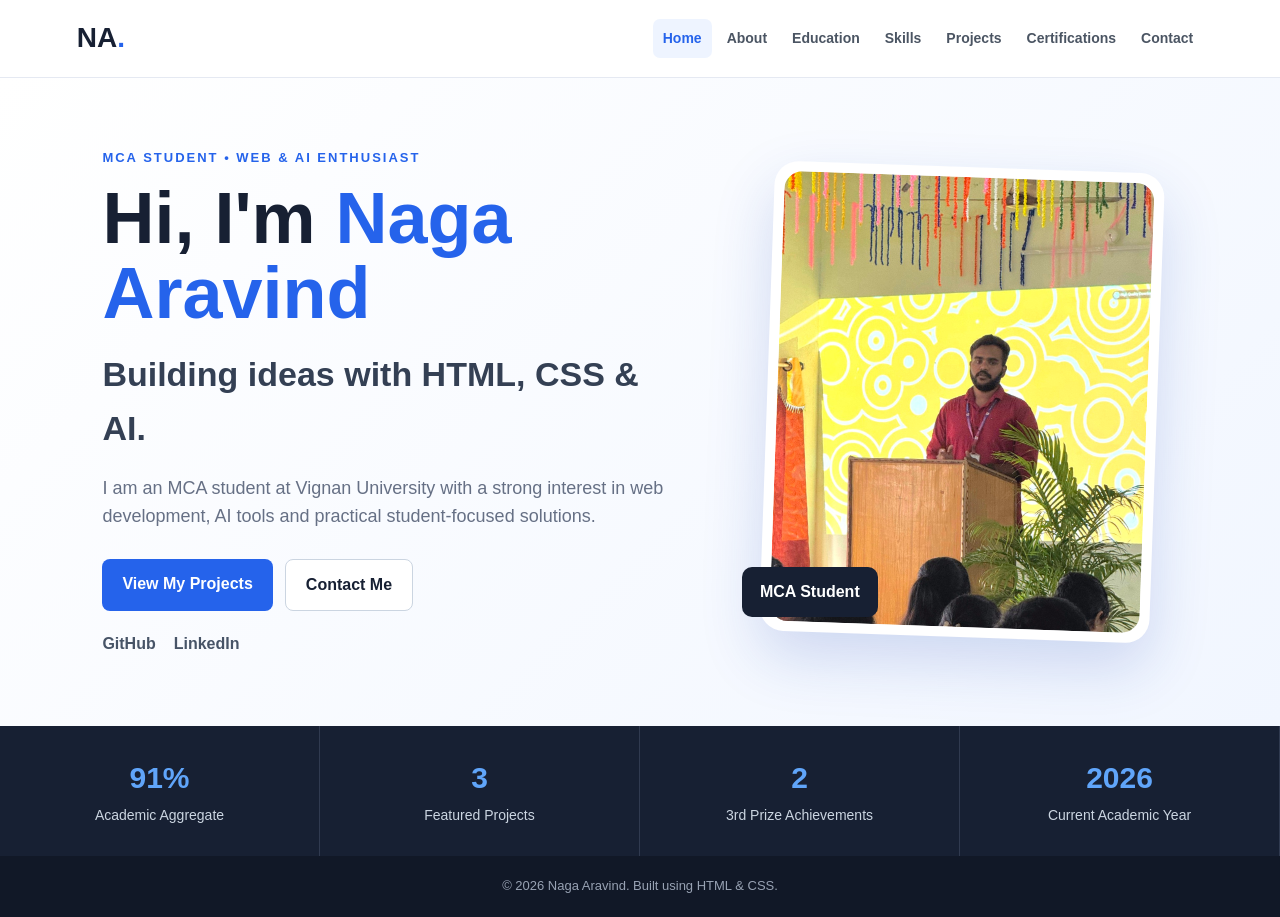
<file: index.html>
<!DOCTYPE html><html lang="en"><head><meta charset="UTF-8"><meta name="viewport" content="width=device-width,initial-scale=1.0"><title>Naga Aravind | Portfolio</title><link rel="stylesheet" href="style.css"></head><body>
<header class="navbar"><div class="logo">NA<span>.</span></div><nav><a class="active" href="index.html">Home</a><a href="about.html">About</a><a href="educational.html">Education</a><a href="skills.html">Skills</a><a href="projects.html">Projects</a><a href="certifications.html">Certifications</a><a href="contact.html">Contact</a></nav></header>
<main class="hero"><section><p class="eyebrow">MCA STUDENT • WEB & AI ENTHUSIAST</p><h1>Hi, I'm <span>Naga Aravind</span></h1><h2>Building ideas with HTML, CSS & AI.</h2><p class="intro">I am an MCA student at Vignan University with a strong interest in web development, AI tools and practical student-focused solutions.</p><div class="buttons"><a class="btn primary" href="projects.html">View My Projects</a><a class="btn secondary" href="contact.html">Contact Me</a></div><div class="quick-links"><a href="https://github.com/aravind-341" target="_blank">GitHub</a><a href="https://linkedin.com/in/nagaaravind21" target="_blank">LinkedIn</a></div></section><section class="hero-image"><div class="photo-frame"><img src="profile.jpg" alt="Naga Aravind presenting at an event"></div><div class="badge">MCA Student</div></section></main>
<section class="highlights"><div><strong>91%</strong><span>Academic Aggregate</span></div><div><strong>3</strong><span>Featured Projects</span></div><div><strong>2</strong><span>3rd Prize Achievements</span></div><div><strong>2026</strong><span>Current Academic Year</span></div></section><footer><p>© 2026 Naga Aravind. Built using HTML & CSS.</p></footer></body></html>
</file>
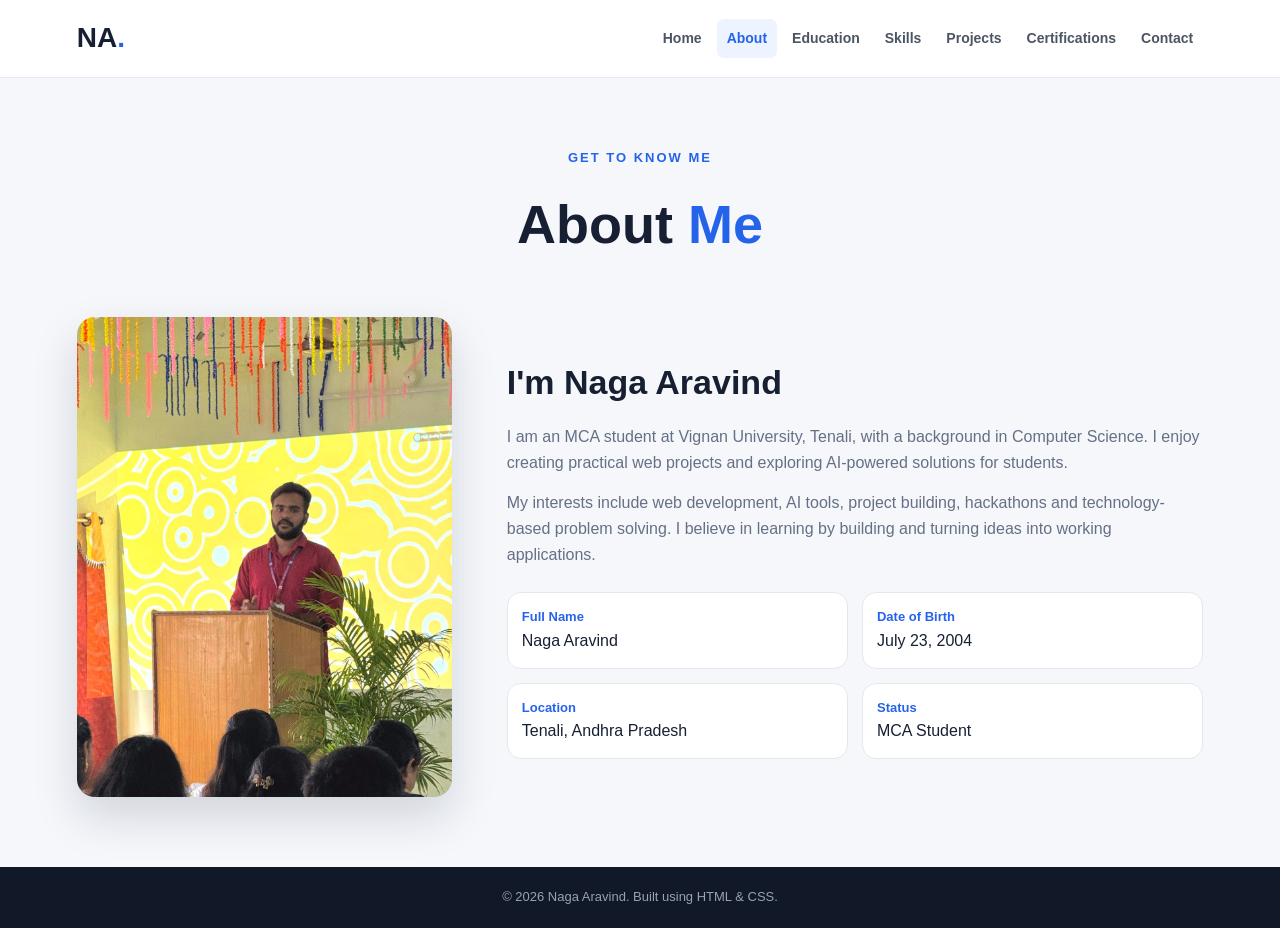
<file: about.html>
<!DOCTYPE html><html lang="en"><head><meta charset="UTF-8"><meta name="viewport" content="width=device-width,initial-scale=1.0"><title>About | Naga Aravind</title><link rel="stylesheet" href="style.css"></head><body><header class="navbar"><div class="logo">NA<span>.</span></div><nav><a href="index.html">Home</a><a class="active" href="about.html">About</a><a href="educational.html">Education</a><a href="skills.html">Skills</a><a href="projects.html">Projects</a><a href="certifications.html">Certifications</a><a href="contact.html">Contact</a></nav></header><main class="page"><div class="page-heading"><p class="eyebrow">GET TO KNOW ME</p><h1>About <span>Me</span></h1></div><section class="about-grid"><div class="about-photo"><img src="profile.jpg" alt="Naga Aravind"></div><div class="about-content"><h2>I'm Naga Aravind</h2><p>I am an MCA student at Vignan University, Tenali, with a background in Computer Science. I enjoy creating practical web projects and exploring AI-powered solutions for students.</p><p>My interests include web development, AI tools, project building, hackathons and technology-based problem solving. I believe in learning by building and turning ideas into working applications.</p><div class="info-grid"><div><b>Full Name</b><span>Naga Aravind</span></div><div><b>Date of Birth</b><span>July 23, 2004</span></div><div><b>Location</b><span>Tenali, Andhra Pradesh</span></div><div><b>Status</b><span>MCA Student</span></div></div></div></section></main><footer><p>© 2026 Naga Aravind. Built using HTML & CSS.</p></footer></body></html>
</file>
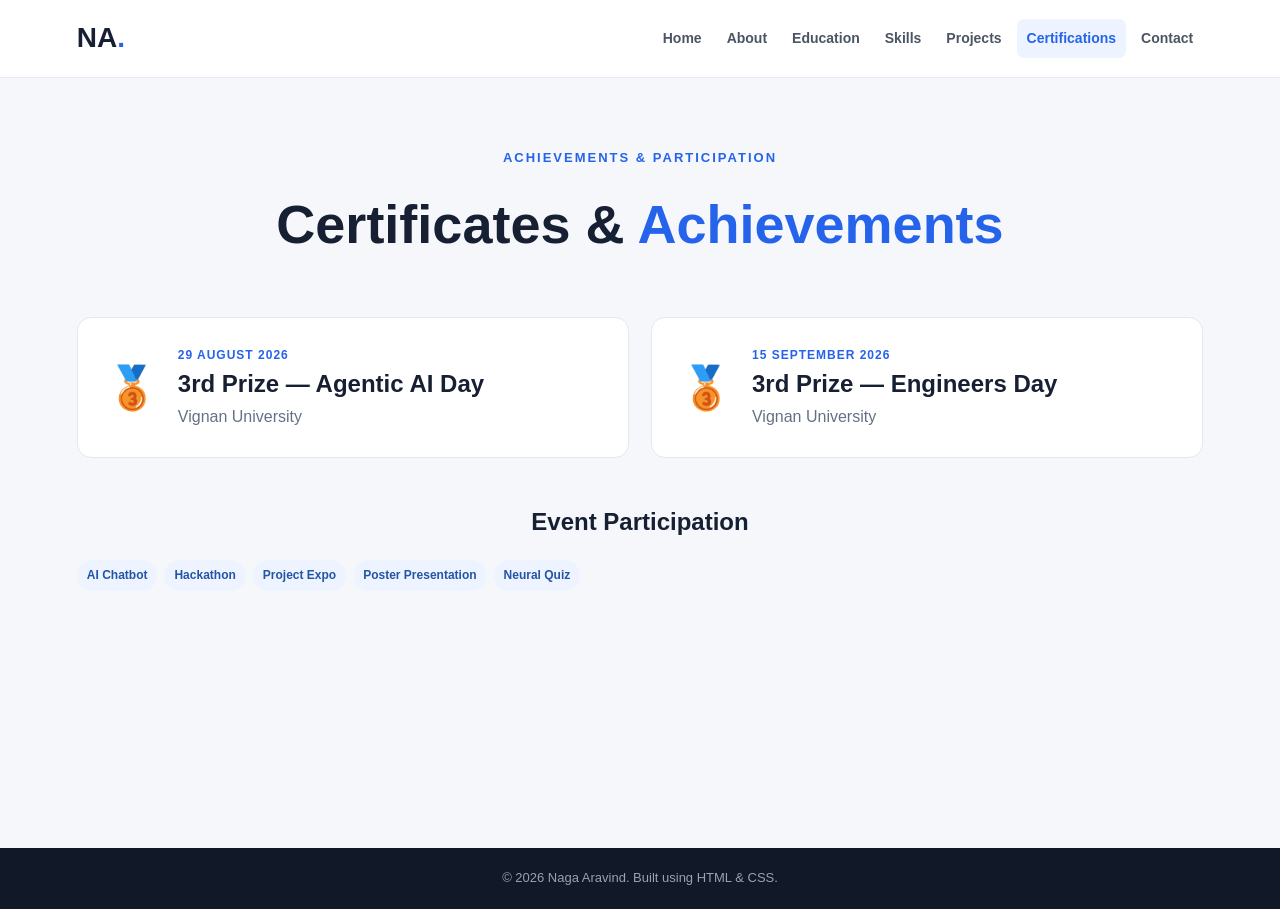
<file: certifications.html>
<!DOCTYPE html><html lang="en"><head><meta charset="UTF-8"><meta name="viewport" content="width=device-width,initial-scale=1.0"><title>Achievements | Naga Aravind</title><link rel="stylesheet" href="style.css"></head><body><header class="navbar"><div class="logo">NA<span>.</span></div><nav><a href="index.html">Home</a><a href="about.html">About</a><a href="educational.html">Education</a><a href="skills.html">Skills</a><a href="projects.html">Projects</a><a class="active" href="certifications.html">Certifications</a><a href="contact.html">Contact</a></nav></header><main class="page"><div class="page-heading"><p class="eyebrow">ACHIEVEMENTS & PARTICIPATION</p><h1>Certificates & <span>Achievements</span></h1></div><section class="achievement-grid"><article class="achievement-card"><div class="trophy">🥉</div><div><p class="date">29 AUGUST 2026</p><h2>3rd Prize — Agentic AI Day</h2><p>Vignan University</p></div></article><article class="achievement-card"><div class="trophy">🥉</div><div><p class="date">15 SEPTEMBER 2026</p><h2>3rd Prize — Engineers Day</h2><p>Vignan University</p></div></article></section><section class="participation"><h2>Event Participation</h2><div class="chips"><span>AI Chatbot</span><span>Hackathon</span><span>Project Expo</span><span>Poster Presentation</span><span>Neural Quiz</span></div></section></main><footer><p>© 2026 Naga Aravind. Built using HTML & CSS.</p></footer></body></html>
</file>
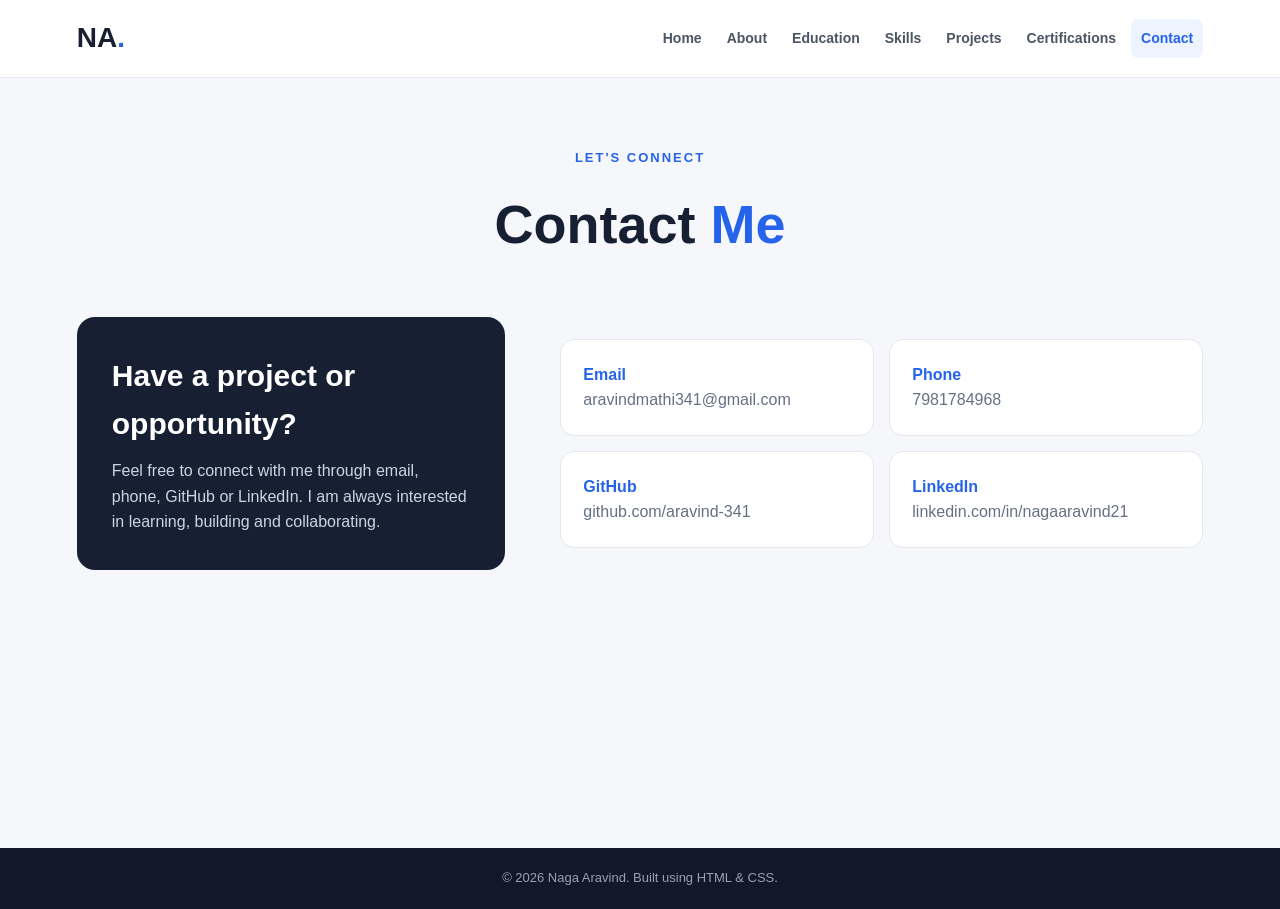
<file: contact.html>
<!DOCTYPE html><html lang="en"><head><meta charset="UTF-8"><meta name="viewport" content="width=device-width,initial-scale=1.0"><title>Contact | Naga Aravind</title><link rel="stylesheet" href="style.css"></head><body><header class="navbar"><div class="logo">NA<span>.</span></div><nav><a href="index.html">Home</a><a href="about.html">About</a><a href="educational.html">Education</a><a href="skills.html">Skills</a><a href="projects.html">Projects</a><a href="certifications.html">Certifications</a><a class="active" href="contact.html">Contact</a></nav></header><main class="page"><div class="page-heading"><p class="eyebrow">LET'S CONNECT</p><h1>Contact <span>Me</span></h1></div><section class="contact-grid"><div class="contact-intro"><h2>Have a project or opportunity?</h2><p>Feel free to connect with me through email, phone, GitHub or LinkedIn. I am always interested in learning, building and collaborating.</p></div><div class="contact-cards"><a href="mailto:aravindmathi341@gmail.com" class="contact-card"><strong>Email</strong><span>aravindmathi341@gmail.com</span></a><a href="tel:7981784968" class="contact-card"><strong>Phone</strong><span>7981784968</span></a><a href="https://github.com/aravind-341" target="_blank" class="contact-card"><strong>GitHub</strong><span>github.com/aravind-341</span></a><a href="https://linkedin.com/in/nagaaravind21" target="_blank" class="contact-card"><strong>LinkedIn</strong><span>linkedin.com/in/nagaaravind21</span></a></div></section></main><footer><p>© 2026 Naga Aravind. Built using HTML & CSS.</p></footer></body></html>
</file>
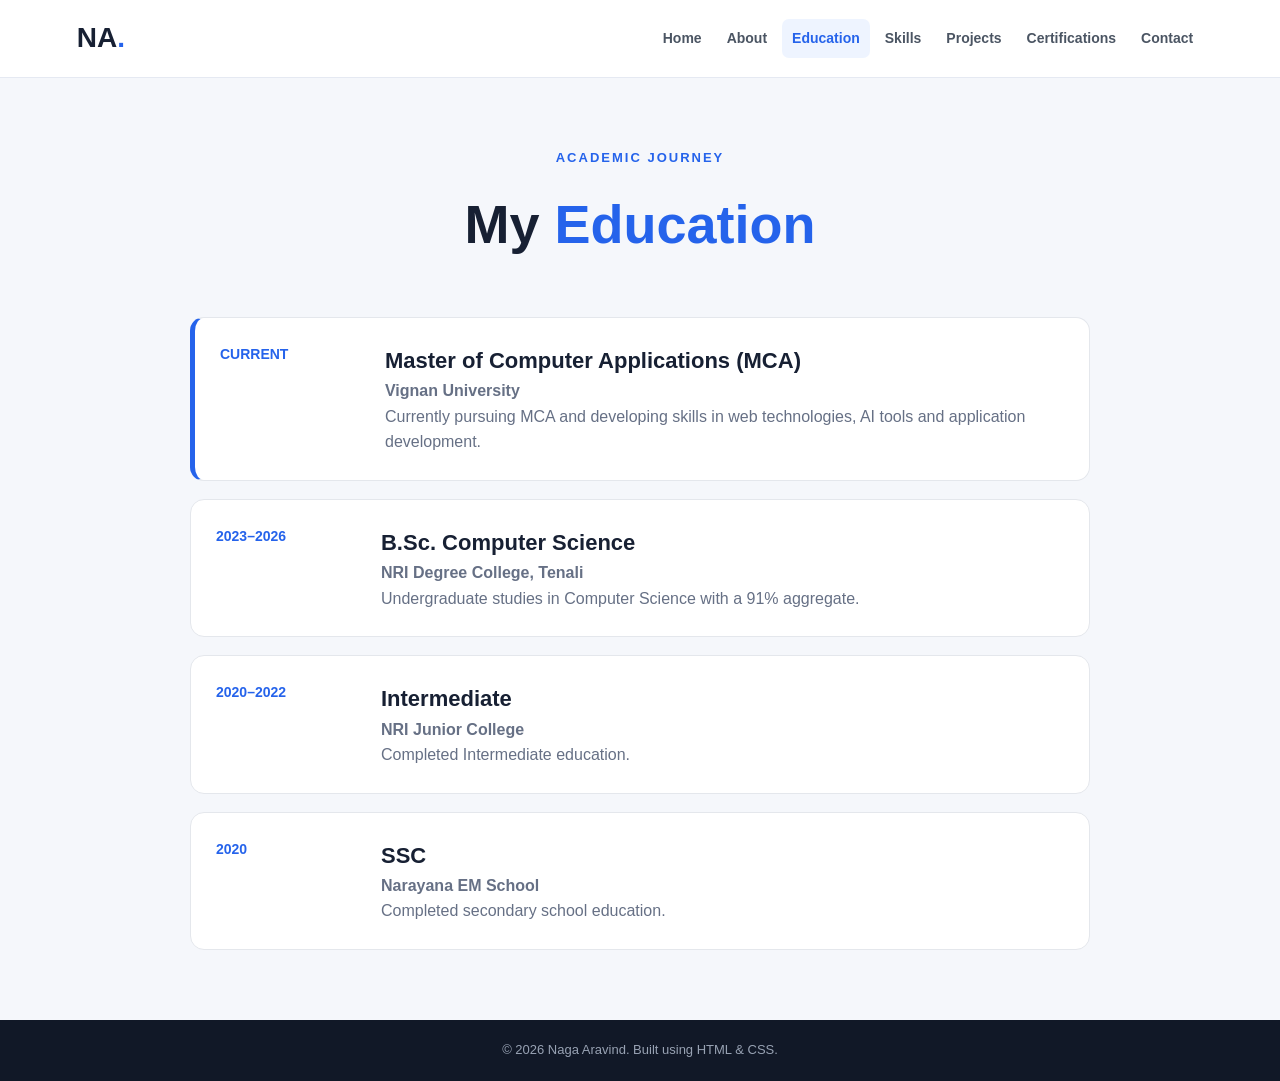
<file: educational.html>
<!DOCTYPE html><html lang="en"><head><meta charset="UTF-8"><meta name="viewport" content="width=device-width,initial-scale=1.0"><title>Education | Naga Aravind</title><link rel="stylesheet" href="style.css"></head><body><header class="navbar"><div class="logo">NA<span>.</span></div><nav><a href="index.html">Home</a><a href="about.html">About</a><a class="active" href="educational.html">Education</a><a href="skills.html">Skills</a><a href="projects.html">Projects</a><a href="certifications.html">Certifications</a><a href="contact.html">Contact</a></nav></header><main class="page"><div class="page-heading"><p class="eyebrow">ACADEMIC JOURNEY</p><h1>My <span>Education</span></h1></div><section class="timeline"><article class="timeline-card current"><div class="year">CURRENT</div><div><h2>Master of Computer Applications (MCA)</h2><h3>Vignan University</h3><p>Currently pursuing MCA and developing skills in web technologies, AI tools and application development.</p></div></article><article class="timeline-card"><div class="year">2023–2026</div><div><h2>B.Sc. Computer Science</h2><h3>NRI Degree College, Tenali</h3><p>Undergraduate studies in Computer Science with a 91% aggregate.</p></div></article><article class="timeline-card"><div class="year">2020–2022</div><div><h2>Intermediate</h2><h3>NRI Junior College</h3><p>Completed Intermediate education.</p></div></article><article class="timeline-card"><div class="year">2020</div><div><h2>SSC</h2><h3>Narayana EM School</h3><p>Completed secondary school education.</p></div></article></section></main><footer><p>© 2026 Naga Aravind. Built using HTML & CSS.</p></footer></body></html>
</file>
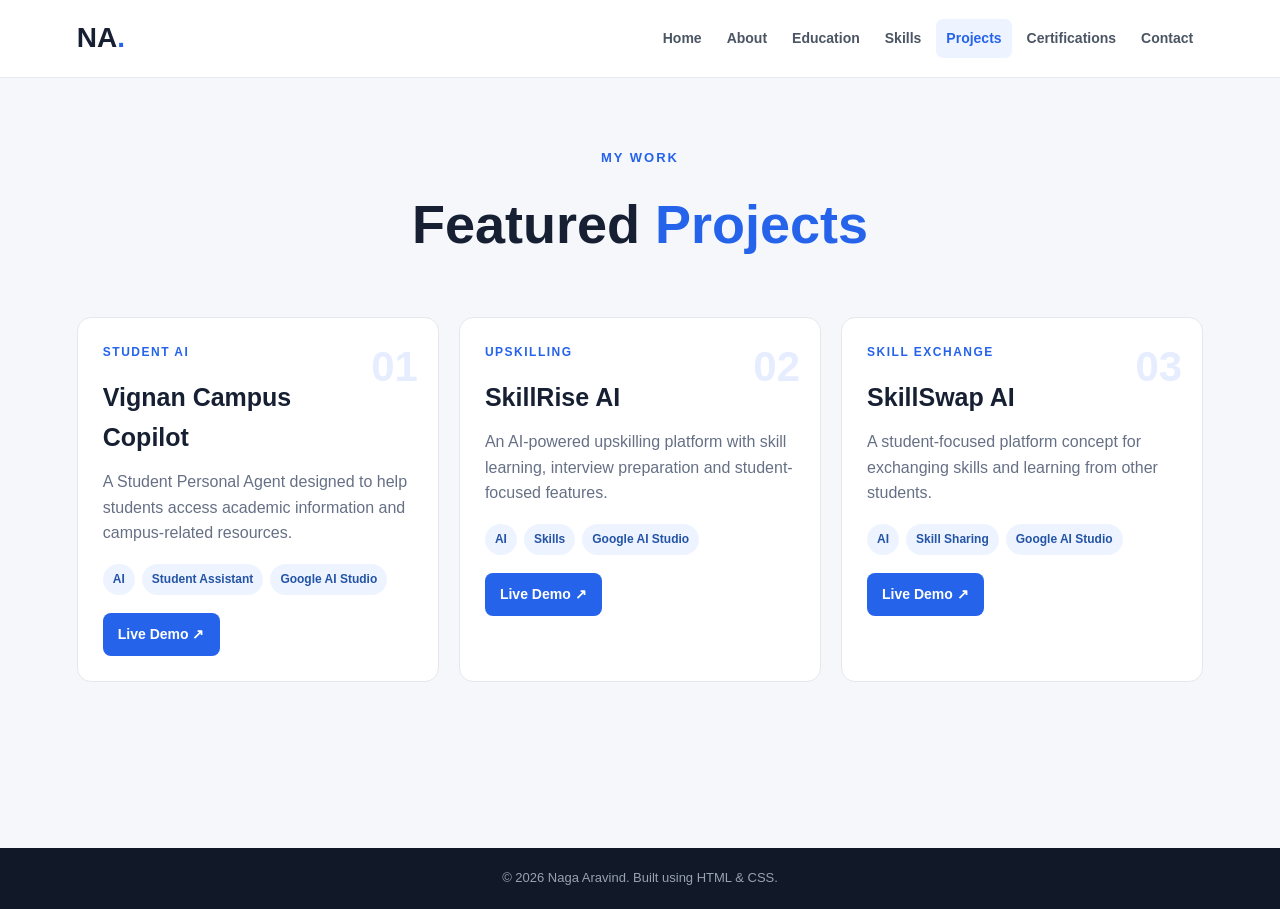
<file: projects.html>
<!DOCTYPE html><html lang="en"><head><meta charset="UTF-8"><meta name="viewport" content="width=device-width,initial-scale=1.0"><title>Projects | Naga Aravind</title><link rel="stylesheet" href="style.css"></head><body><header class="navbar"><div class="logo">NA<span>.</span></div><nav><a href="index.html">Home</a><a href="about.html">About</a><a href="educational.html">Education</a><a href="skills.html">Skills</a><a class="active" href="projects.html">Projects</a><a href="certifications.html">Certifications</a><a href="contact.html">Contact</a></nav></header><main class="page"><div class="page-heading"><p class="eyebrow">MY WORK</p><h1>Featured <span>Projects</span></h1></div><section class="projects-grid"><article class="project-card"><div class="project-number">01</div><div class="project-tag">STUDENT AI</div><h2>Vignan Campus Copilot</h2><p>A Student Personal Agent designed to help students access academic information and campus-related resources.</p><div class="project-tools"><span>AI</span><span>Student Assistant</span><span>Google AI Studio</span></div><a class="btn primary small" href="https://ai.studio/apps/71d6b4fb-cf6c-46af-9510-55b09613005a?fullscreenApplet=true" target="_blank">Live Demo ↗</a></article><article class="project-card"><div class="project-number">02</div><div class="project-tag">UPSKILLING</div><h2>SkillRise AI</h2><p>An AI-powered upskilling platform with skill learning, interview preparation and student-focused features.</p><div class="project-tools"><span>AI</span><span>Skills</span><span>Google AI Studio</span></div><a class="btn primary small" href="https://ai.studio/apps/7357a73a-8de8-4f13-a18f-5557e33b7621?fullscreenApplet=true" target="_blank">Live Demo ↗</a></article><article class="project-card"><div class="project-number">03</div><div class="project-tag">SKILL EXCHANGE</div><h2>SkillSwap AI</h2><p>A student-focused platform concept for exchanging skills and learning from other students.</p><div class="project-tools"><span>AI</span><span>Skill Sharing</span><span>Google AI Studio</span></div><a class="btn primary small" href="https://ai.studio/apps/9dbe4187-f2d7-4e0e-8275-0007de77249a?fullscreenApplet=true" target="_blank">Live Demo ↗</a></article></section></main><footer><p>© 2026 Naga Aravind. Built using HTML & CSS.</p></footer></body></html>
</file>
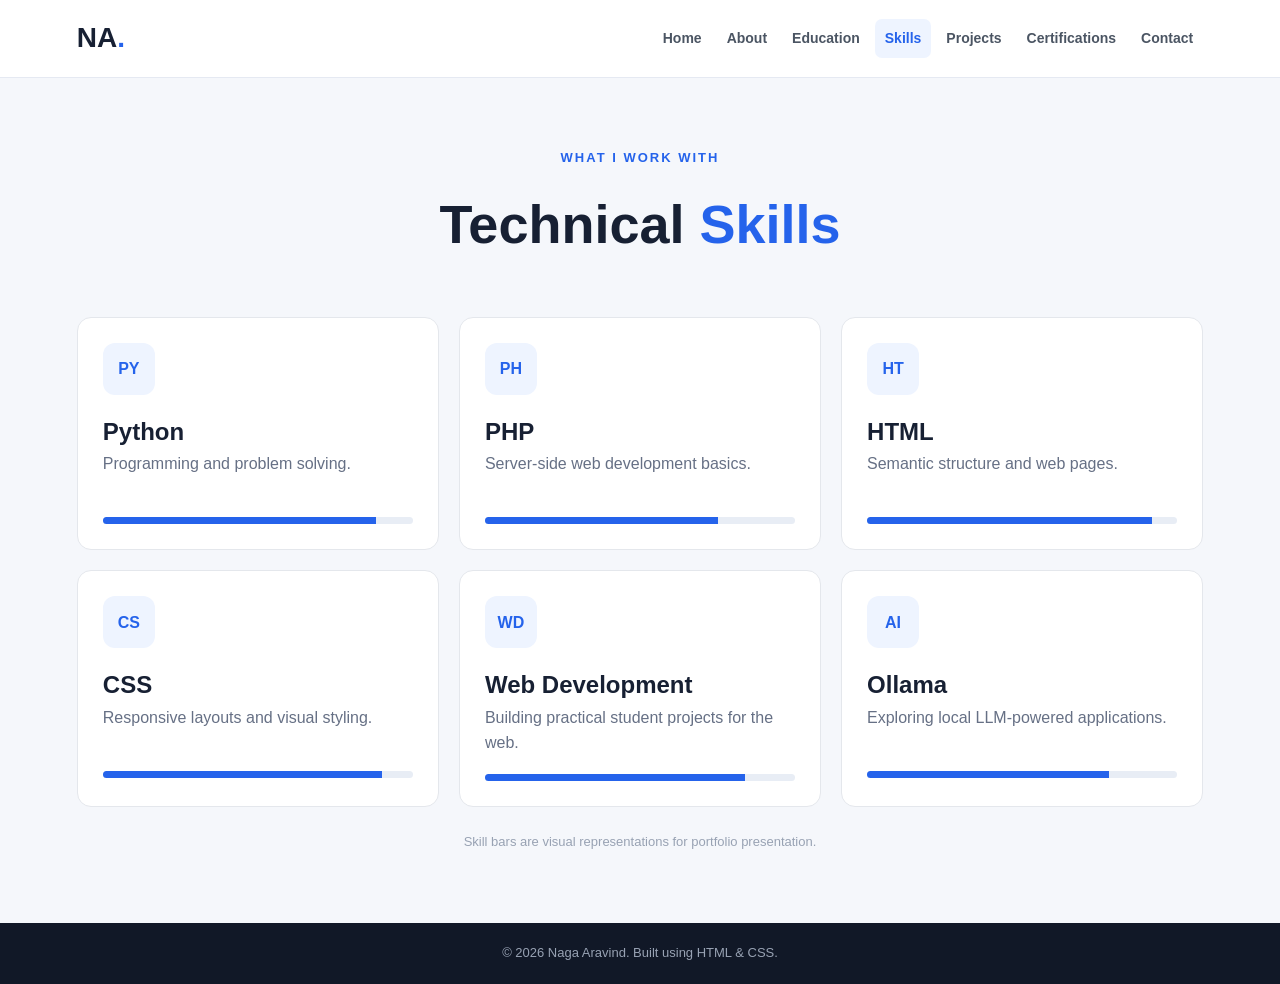
<file: skills.html>
<!DOCTYPE html><html lang="en"><head><meta charset="UTF-8"><meta name="viewport" content="width=device-width,initial-scale=1.0"><title>Skills | Naga Aravind</title><link rel="stylesheet" href="style.css"></head><body><header class="navbar"><div class="logo">NA<span>.</span></div><nav><a href="index.html">Home</a><a href="about.html">About</a><a href="educational.html">Education</a><a class="active" href="skills.html">Skills</a><a href="projects.html">Projects</a><a href="certifications.html">Certifications</a><a href="contact.html">Contact</a></nav></header><main class="page"><div class="page-heading"><p class="eyebrow">WHAT I WORK WITH</p><h1>Technical <span>Skills</span></h1></div><section class="skills-grid"><article class="skill-card"><div class="skill-icon">PY</div><h2>Python</h2><p>Programming and problem solving.</p><div class="skill-bar"><span style="width:88%"></span></div></article><article class="skill-card"><div class="skill-icon">PH</div><h2>PHP</h2><p>Server-side web development basics.</p><div class="skill-bar"><span style="width:75%"></span></div></article><article class="skill-card"><div class="skill-icon">HT</div><h2>HTML</h2><p>Semantic structure and web pages.</p><div class="skill-bar"><span style="width:92%"></span></div></article><article class="skill-card"><div class="skill-icon">CS</div><h2>CSS</h2><p>Responsive layouts and visual styling.</p><div class="skill-bar"><span style="width:90%"></span></div></article><article class="skill-card"><div class="skill-icon">WD</div><h2>Web Development</h2><p>Building practical student projects for the web.</p><div class="skill-bar"><span style="width:84%"></span></div></article><article class="skill-card"><div class="skill-icon">AI</div><h2>Ollama</h2><p>Exploring local LLM-powered applications.</p><div class="skill-bar"><span style="width:78%"></span></div></article></section><p class="note">Skill bars are visual representations for portfolio presentation.</p></main><footer><p>© 2026 Naga Aravind. Built using HTML & CSS.</p></footer></body></html>
</file>
<file: style.css>
*{box-sizing:border-box;margin:0;padding:0}body{font-family:Arial,Helvetica,sans-serif;background:#f5f7fb;color:#172033;line-height:1.6}.navbar{padding:16px 6%;background:#fff;border-bottom:1px solid #e5e9f2;display:flex;align-items:center;justify-content:space-between;gap:20px;position:sticky;top:0;z-index:5}.logo{font-size:28px;font-weight:800}.logo span,h1 span{color:#2563eb}nav{display:flex;flex-wrap:wrap;gap:5px;justify-content:center}nav a{color:#4b5563;text-decoration:none;font-size:14px;font-weight:700;padding:8px 10px;border-radius:7px}nav a:hover,nav a.active{color:#2563eb;background:#eef4ff}.hero{min-height:620px;padding:70px 8%;display:grid;grid-template-columns:1.15fr .85fr;align-items:center;gap:60px;background:linear-gradient(135deg,#fff,#f1f6ff)}.eyebrow{color:#2563eb;font-size:13px;font-weight:800;letter-spacing:2px;margin-bottom:12px}.hero h1{font-size:clamp(42px,6vw,72px);line-height:1.05;margin-bottom:15px}.hero h2{font-size:clamp(22px,3vw,34px);color:#344054;margin-bottom:18px}.intro{max-width:650px;color:#667085;font-size:18px}.buttons{display:flex;flex-wrap:wrap;gap:12px;margin:28px 0 20px}.btn{display:inline-block;text-decoration:none;padding:12px 20px;border-radius:8px;font-weight:700}.primary{background:#2563eb;color:#fff}.primary:hover{background:#1d4ed8}.secondary{border:1px solid #cbd5e1;color:#172033;background:#fff}.quick-links{display:flex;gap:18px}.quick-links a{color:#475467;font-weight:700;text-decoration:none}.hero-image{justify-self:center;position:relative}.photo-frame{width:min(390px,80vw);height:470px;padding:10px;background:#fff;border-radius:24px;box-shadow:0 25px 60px rgba(30,64,175,.18);transform:rotate(2deg)}.photo-frame img,.about-photo img{width:100%;height:100%;object-fit:cover;object-position:center 25%;border-radius:18px;display:block}.badge{position:absolute;bottom:20px;left:-25px;background:#172033;color:#fff;padding:12px 18px;border-radius:10px;font-weight:700}.highlights{display:grid;grid-template-columns:repeat(4,1fr);background:#172033;color:#fff}.highlights div{text-align:center;padding:28px 15px;border-right:1px solid #303a50}.highlights strong{display:block;font-size:30px;color:#60a5fa}.highlights span{color:#cbd5e1;font-size:14px}.page{width:min(1150px,88%);margin:auto;padding:70px 0;min-height:calc(100vh - 130px)}.page-heading{text-align:center;margin-bottom:50px}.page-heading h1{font-size:clamp(36px,5vw,54px)}.about-grid,.contact-grid{display:grid;grid-template-columns:.7fr 1.3fr;gap:55px;align-items:center}.about-photo img{height:480px;box-shadow:0 20px 45px rgba(15,23,42,.15)}.about-content h2{font-size:34px;margin-bottom:15px}.about-content p{color:#667085;margin-bottom:15px}.info-grid{display:grid;grid-template-columns:repeat(2,1fr);gap:14px;margin-top:25px}.info-grid div,.skill-card,.project-card,.achievement-card,.contact-card{background:#fff;border:1px solid #e4e7ec;border-radius:14px}.info-grid div{padding:14px}.info-grid b,.info-grid span{display:block}.info-grid b{color:#2563eb;font-size:13px}.timeline{max-width:900px;margin:auto;display:grid;gap:18px}.timeline-card{display:grid;grid-template-columns:140px 1fr;gap:25px;background:#fff;padding:25px;border:1px solid #e4e7ec;border-radius:14px}.timeline-card.current{border-left:5px solid #2563eb}.year{color:#2563eb;font-weight:800;font-size:14px}.timeline-card h2{font-size:22px}.timeline-card h3{color:#667085;font-size:16px}.timeline-card p,.skill-card p,.project-card p,.achievement-card p{color:#667085}.skills-grid,.projects-grid{display:grid;grid-template-columns:repeat(3,1fr);gap:20px}.skill-card,.project-card{padding:25px;transition:.2s}.skill-card:hover,.project-card:hover,.achievement-card:hover,.contact-card:hover{transform:translateY(-4px);box-shadow:0 15px 35px rgba(15,23,42,.09)}.skill-icon{width:52px;height:52px;border-radius:12px;background:#eef4ff;color:#2563eb;display:grid;place-items:center;font-weight:800;margin-bottom:18px}.skill-card p{min-height:48px}.skill-bar{height:7px;background:#e8edf5;border-radius:10px;margin-top:18px;overflow:hidden}.skill-bar span{display:block;height:100%;background:#2563eb}.note{text-align:center;color:#98a2b3;font-size:13px;margin-top:25px}.project-card{position:relative}.project-number{font-size:42px;font-weight:900;color:#e6edff;position:absolute;right:20px;top:15px}.project-tag{color:#2563eb;font-size:12px;font-weight:800;letter-spacing:1.5px;margin-bottom:15px}.project-card h2{font-size:25px;margin-bottom:12px;padding-right:45px}.project-tools,.chips{display:flex;flex-wrap:wrap;gap:7px;margin-top:18px}.project-tools span,.chips span{background:#eef4ff;color:#2454a6;padding:6px 10px;border-radius:20px;font-size:12px;font-weight:700}.btn.small{padding:10px 15px;font-size:14px;margin-top:18px}.achievement-grid{display:grid;grid-template-columns:repeat(2,1fr);gap:22px}.achievement-card{padding:28px;display:flex;gap:20px;align-items:center;transition:.2s}.trophy{font-size:42px}.date{color:#2563eb!important;font-size:12px;font-weight:800;letter-spacing:1px}.participation{text-align:center;margin-top:45px}.contact-grid{grid-template-columns:.8fr 1.2fr}.contact-intro{background:#172033;color:#fff;padding:35px;border-radius:18px}.contact-intro h2{font-size:30px}.contact-intro p{color:#cbd5e1;margin-top:10px}.contact-cards{display:grid;grid-template-columns:repeat(2,1fr);gap:15px}.contact-card{padding:22px;text-decoration:none;color:#172033}.contact-card strong,.contact-card span{display:block}.contact-card strong{color:#2563eb}.contact-card span{color:#667085;overflow-wrap:anywhere}footer{background:#111827;color:#98a2b3;text-align:center;padding:20px;font-size:13px}@media(max-width:950px){.navbar{flex-direction:column}.hero,.about-grid,.contact-grid{grid-template-columns:1fr}.hero{text-align:center}.hero-image{order:-1}.buttons,.quick-links{justify-content:center}.skills-grid,.projects-grid{grid-template-columns:repeat(2,1fr)}}@media(max-width:650px){nav a{font-size:12px;padding:6px}.hero{padding:45px 6%}.photo-frame{width:290px;height:360px}.highlights{grid-template-columns:repeat(2,1fr)}.skills-grid,.projects-grid,.achievement-grid,.contact-cards,.info-grid{grid-template-columns:1fr}.timeline-card{grid-template-columns:1fr;gap:8px}.page{width:90%;padding:50px 0}}
</file>
